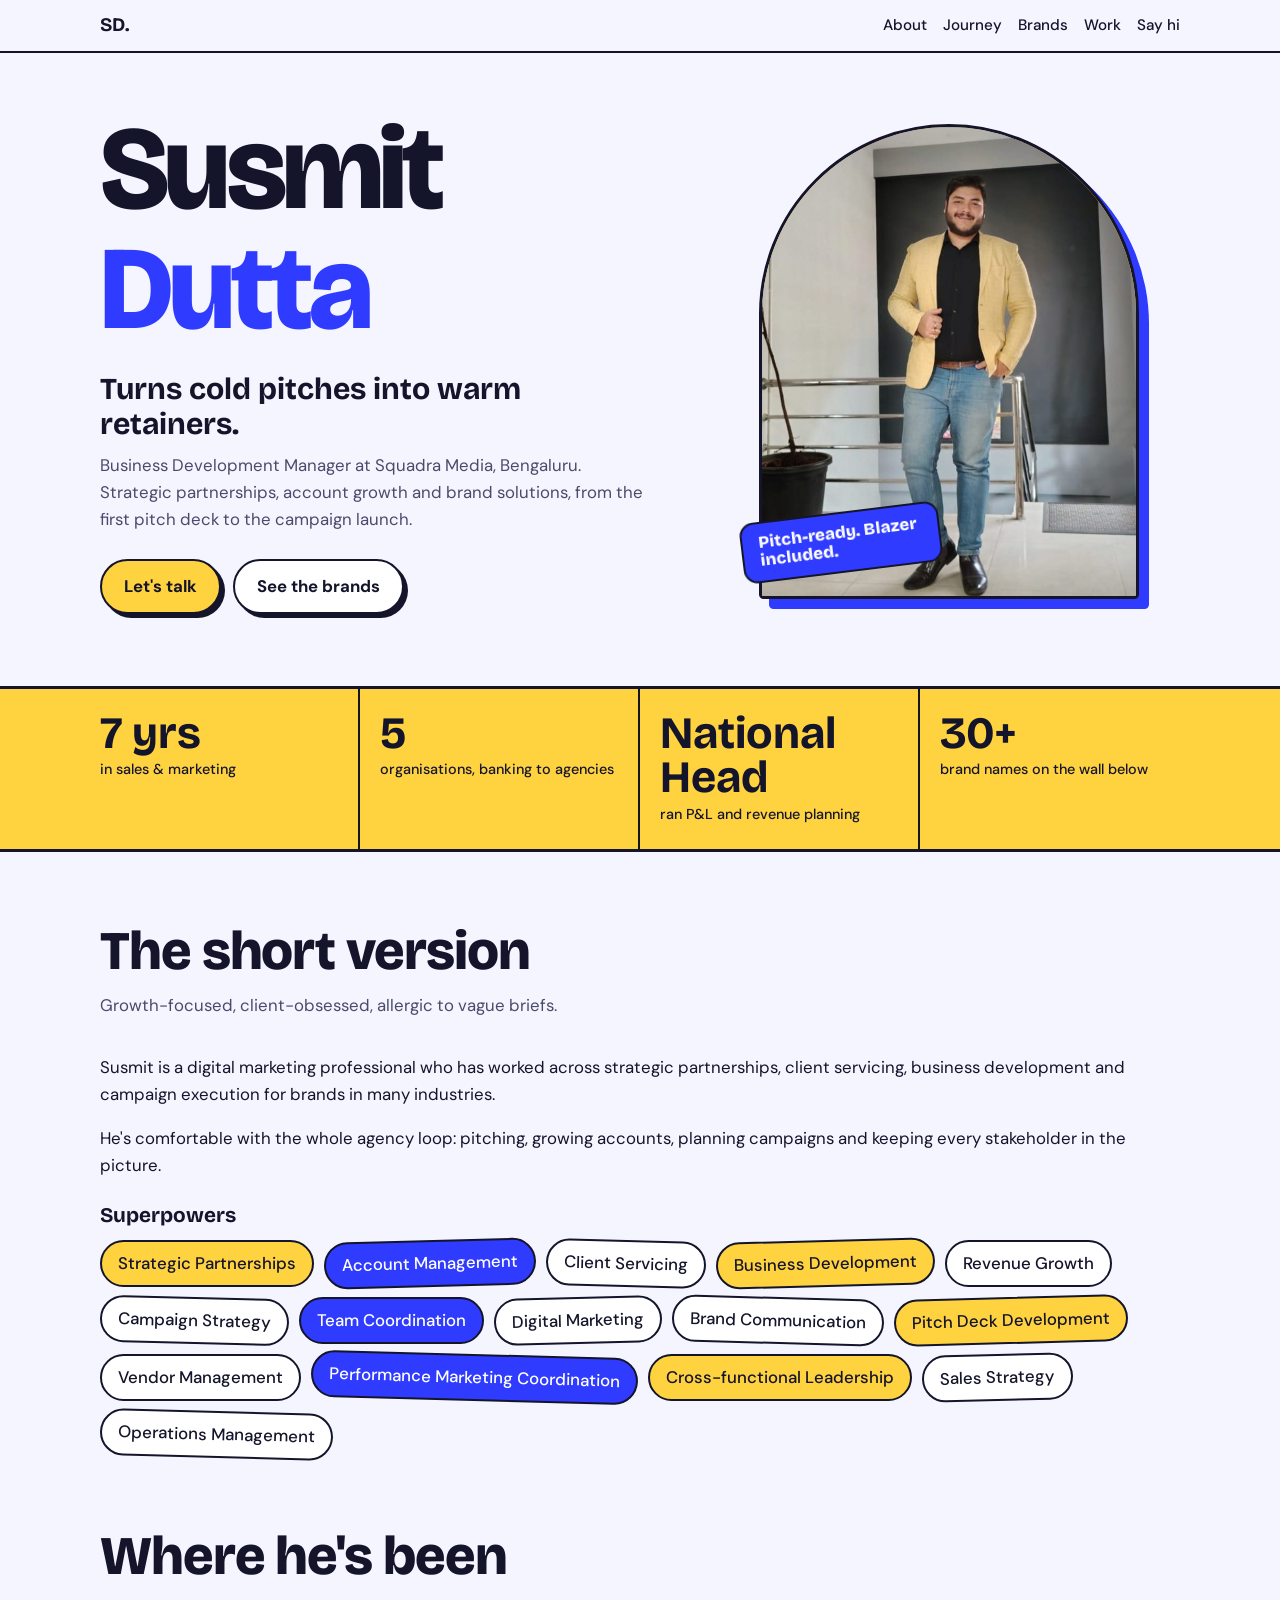
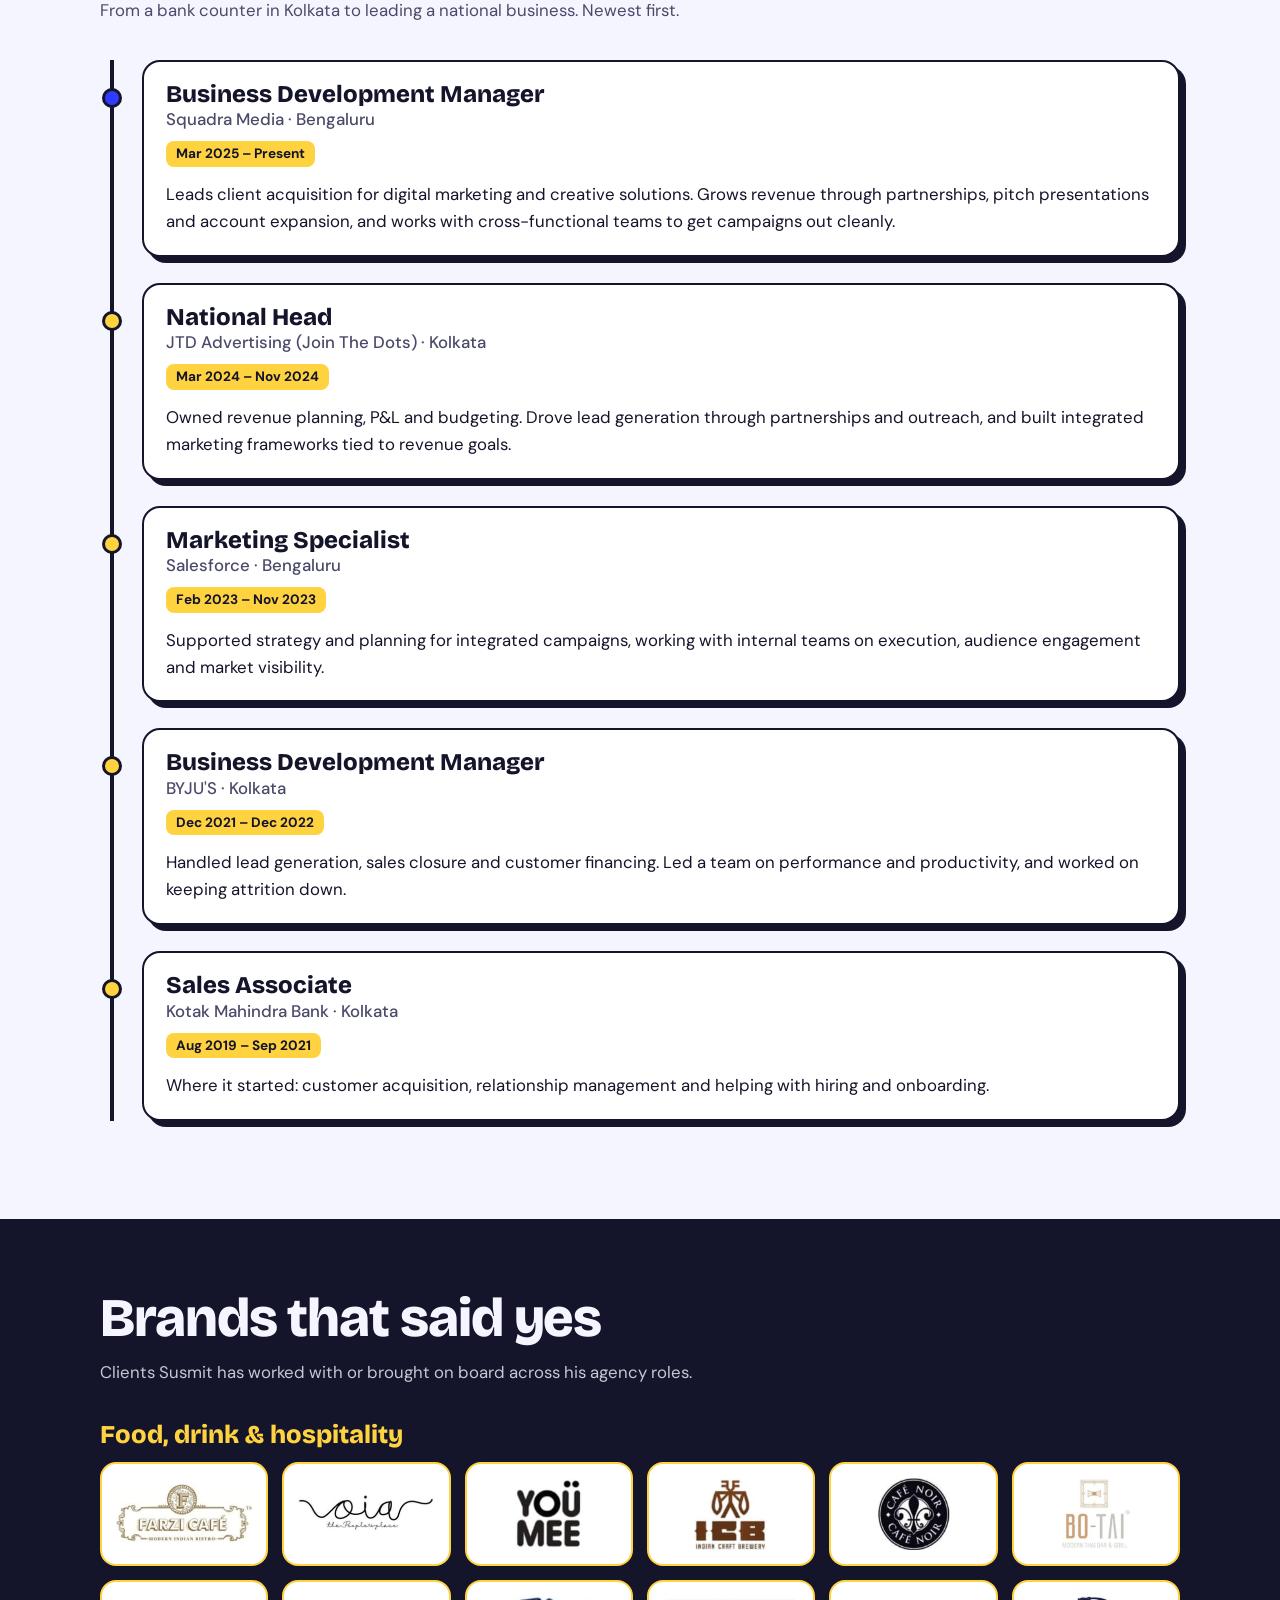
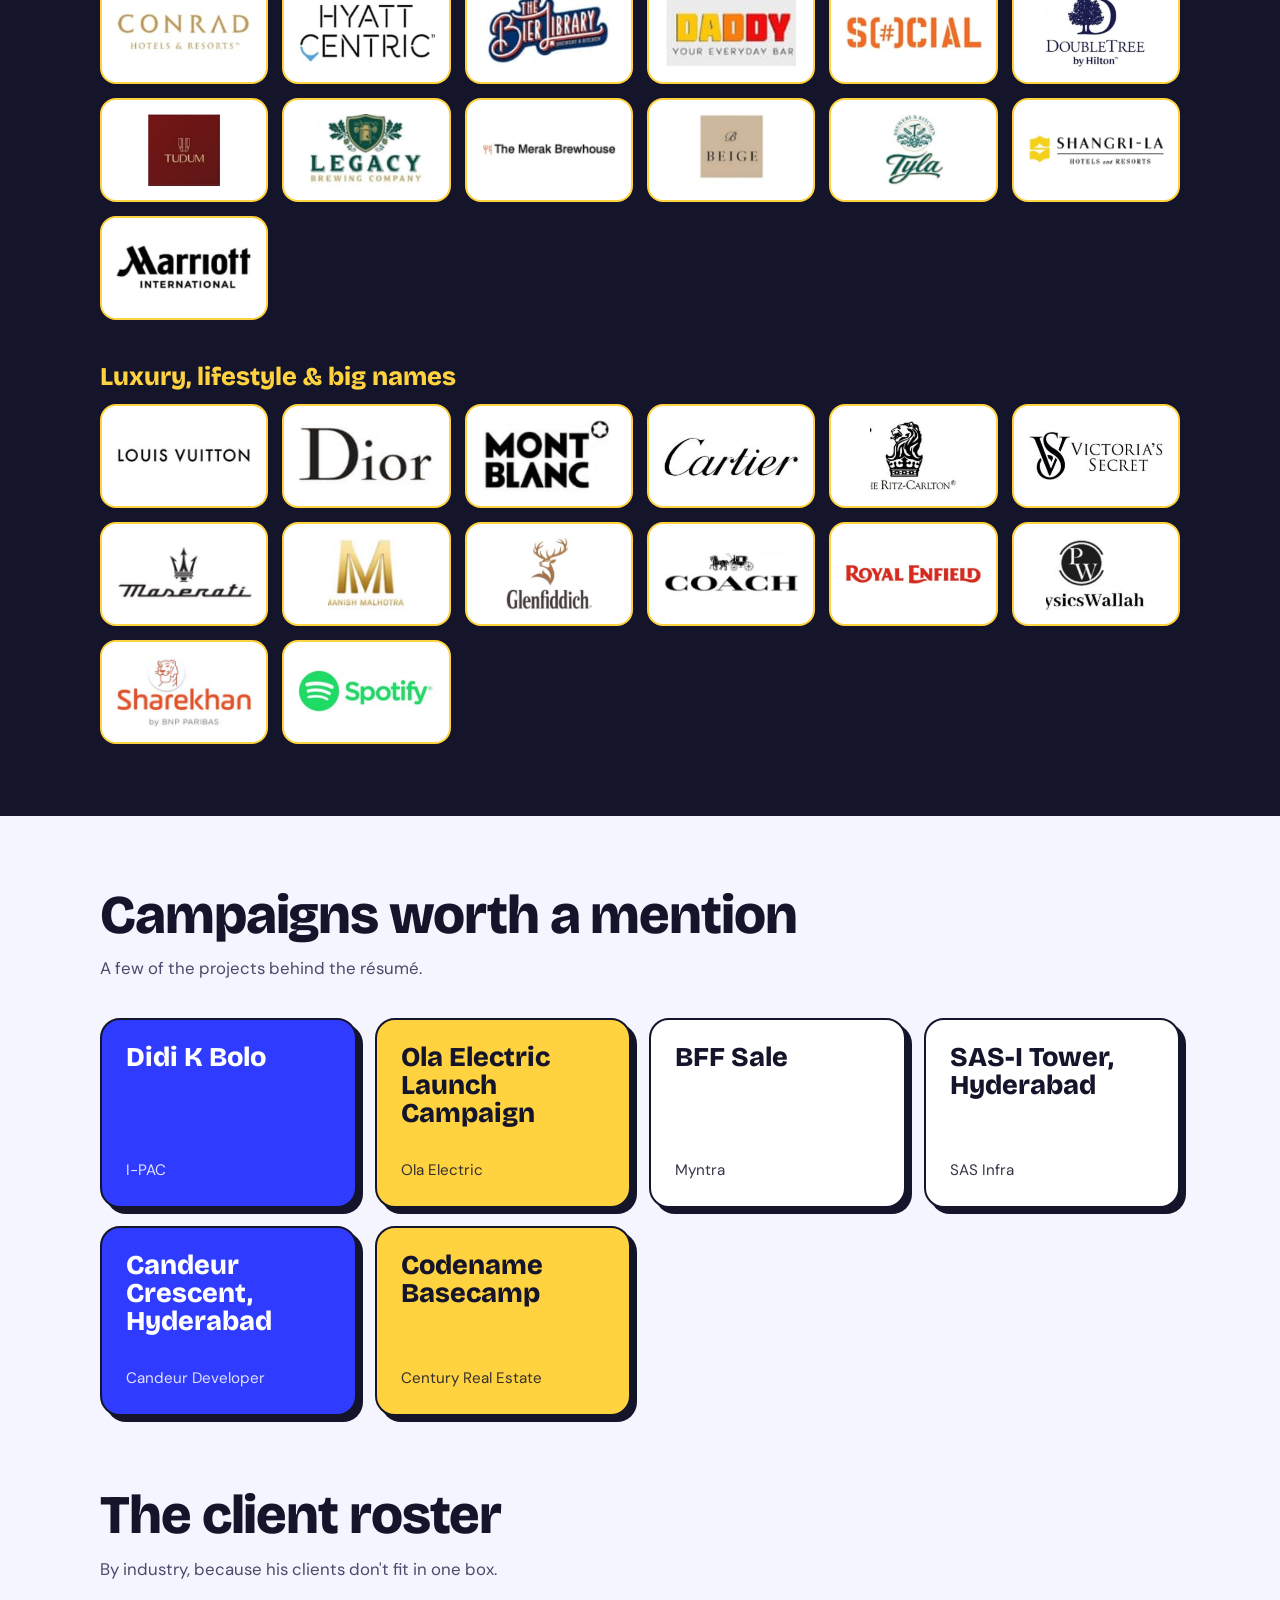
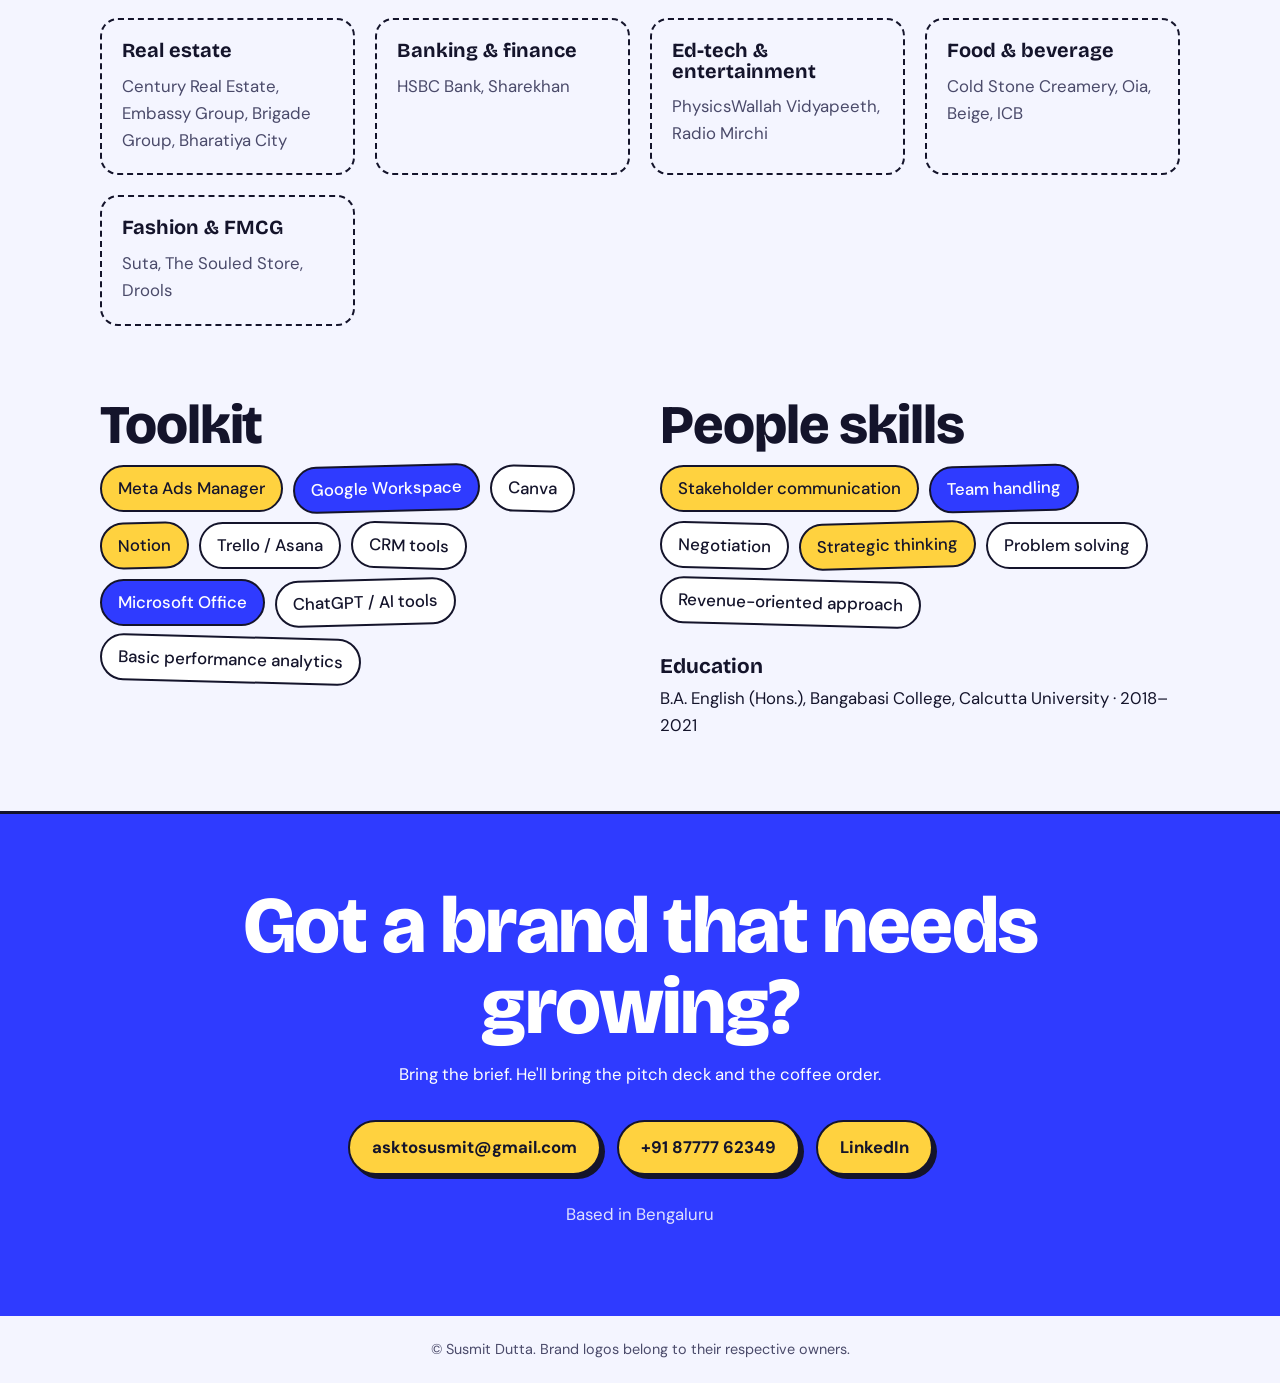
<file: index.html>
<!DOCTYPE html>
<html lang="en">
<head>
  <meta charset="utf-8">
  <meta name="viewport" content="width=device-width, initial-scale=1">
  <meta http-equiv="refresh" content="0; url=Susmit%20Dutta%20%E2%80%93%20Portfolio.html">
  <title>Susmit Dutta · Portfolio</title>
</head>
<body>
  <p><a href="Susmit%20Dutta%20%E2%80%93%20Portfolio.html">Open Susmit Dutta's portfolio</a></p>
</body>
</html>
</file>
